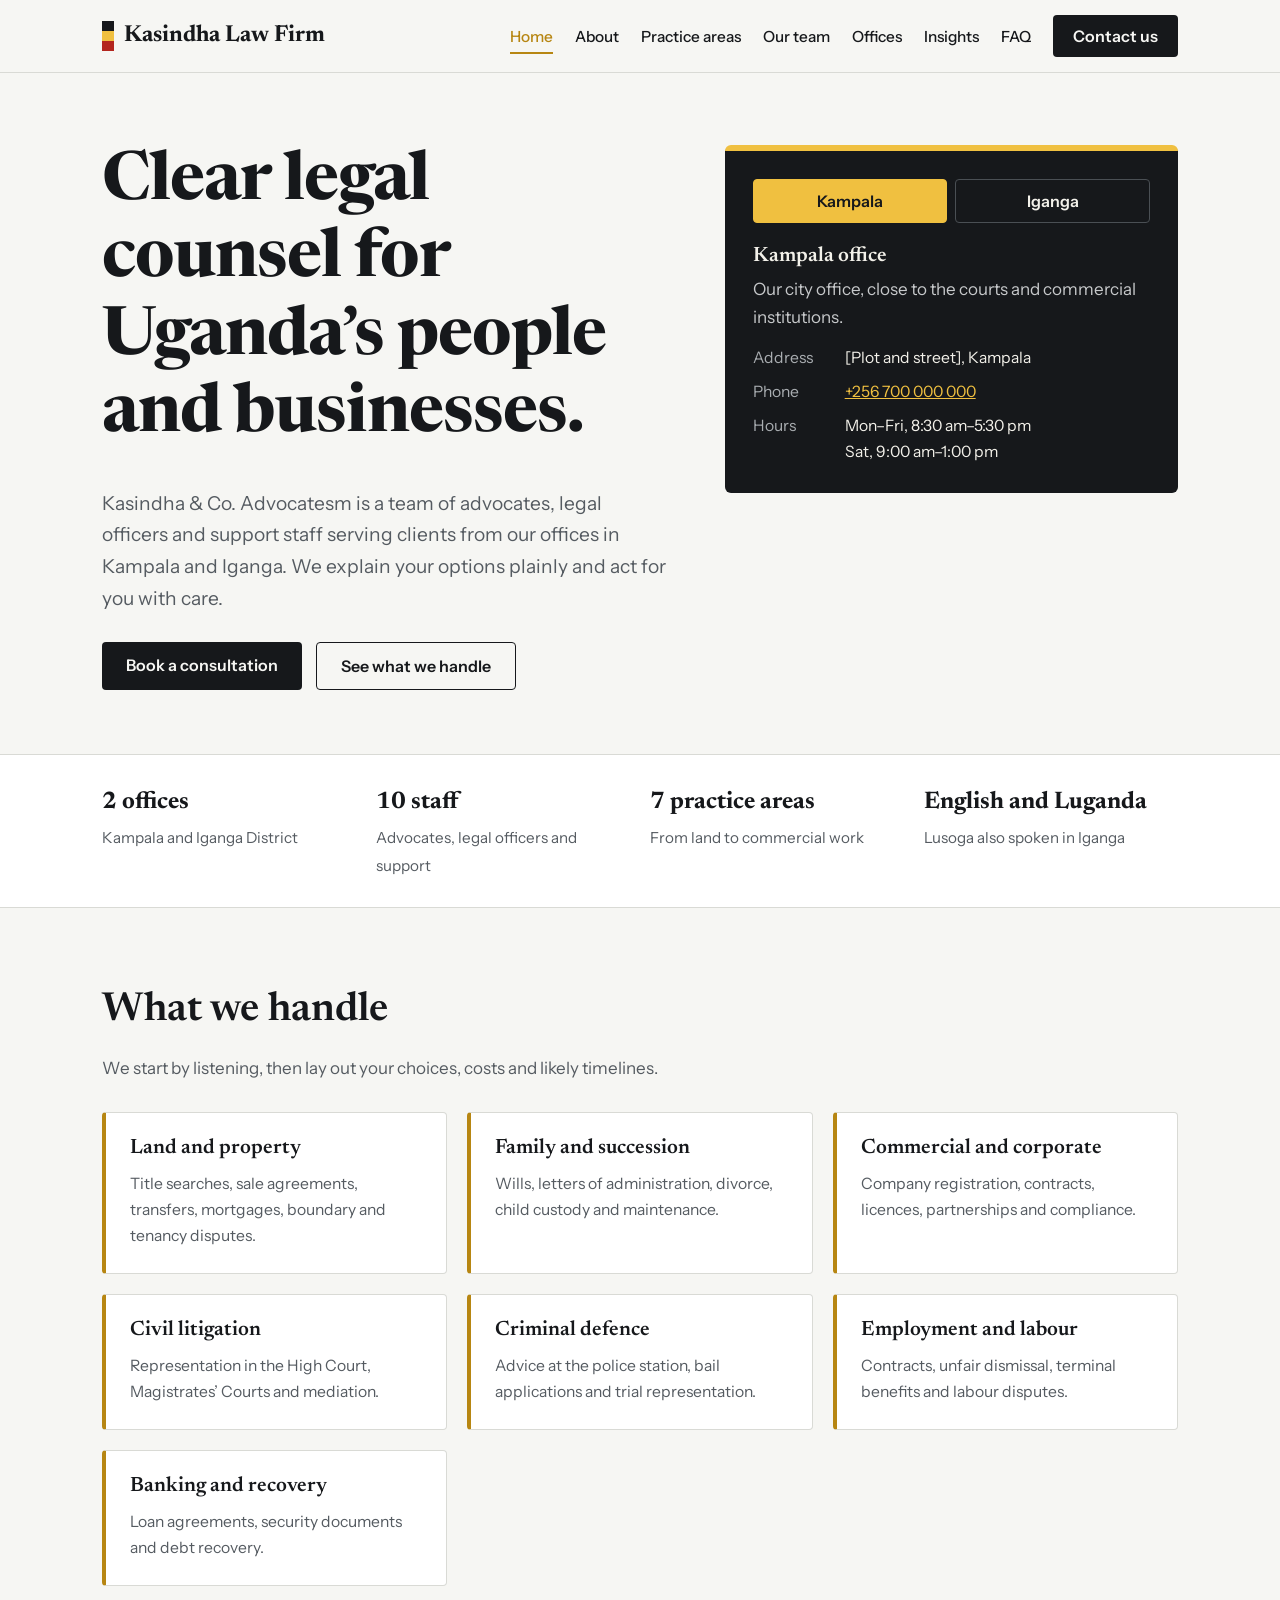
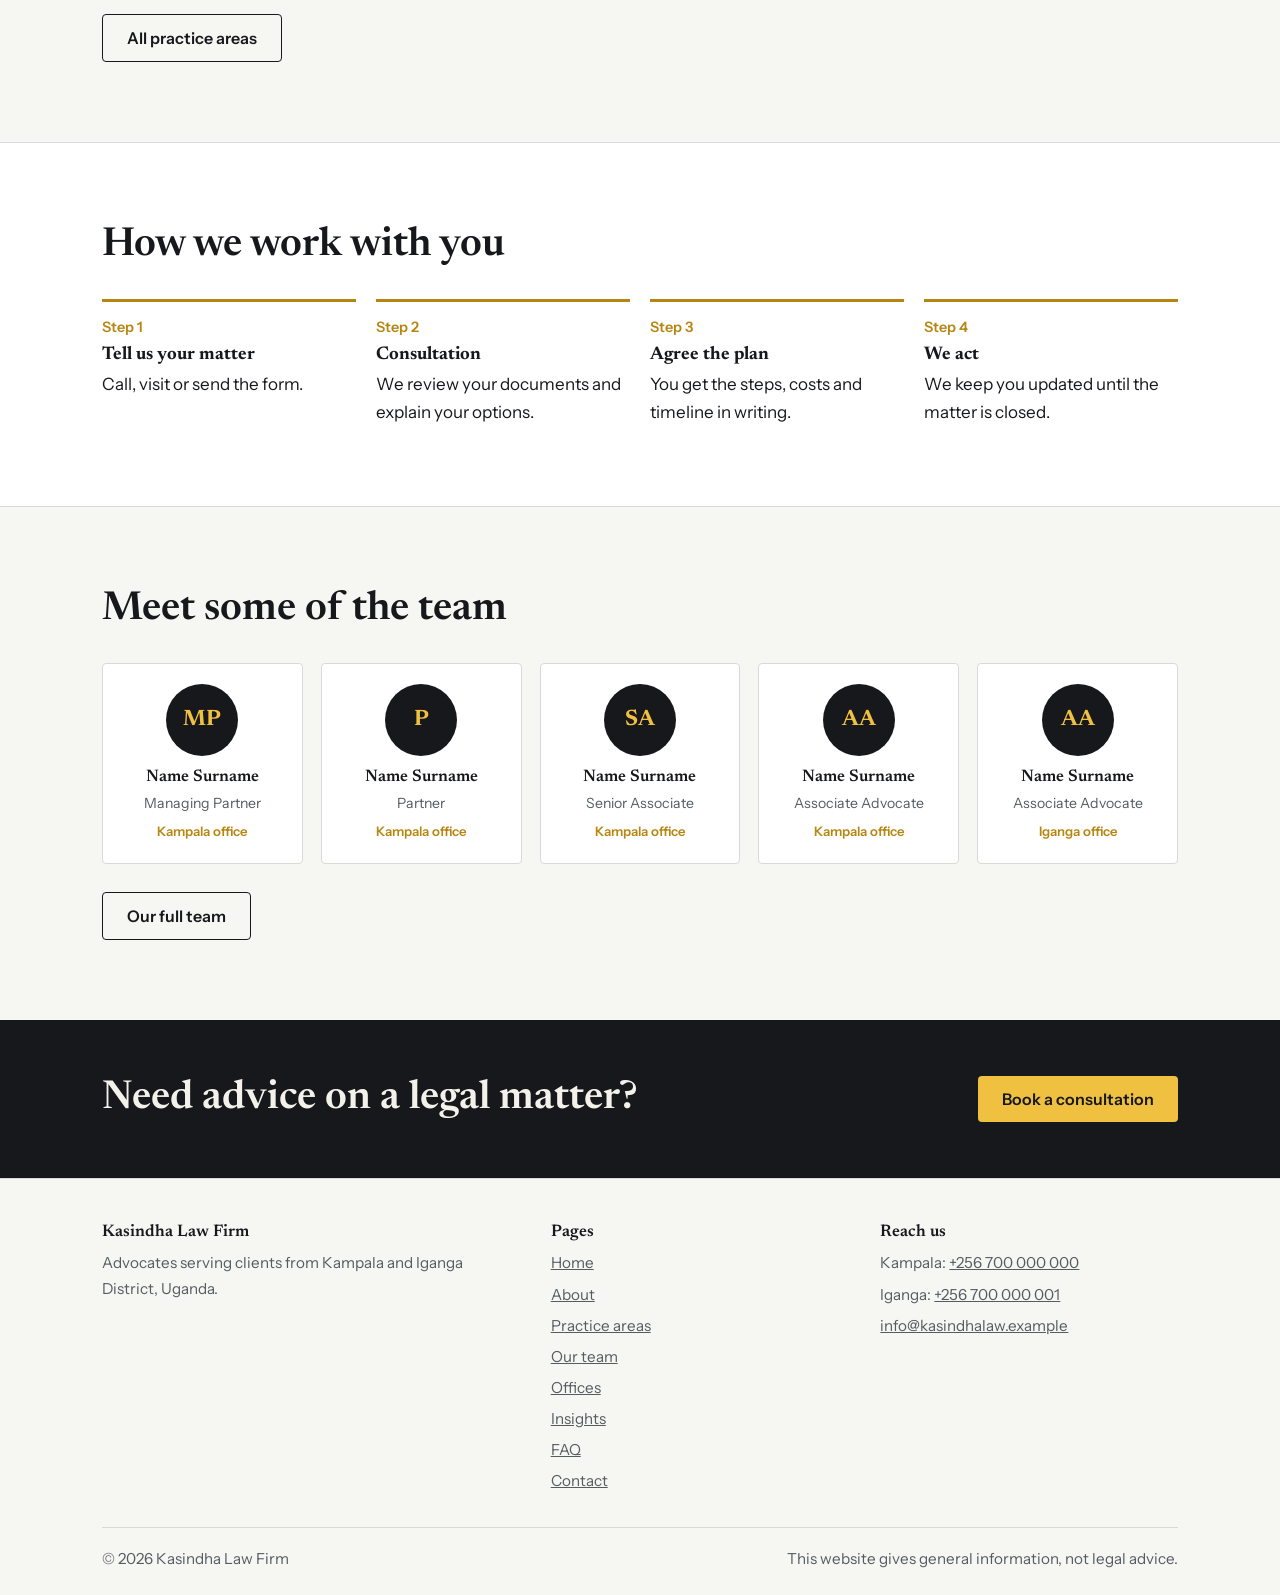
<file: index.html>
<!DOCTYPE html>
<html lang="en">
<head>
<meta charset="utf-8">
<meta name="viewport" content="width=device-width, initial-scale=1">
<title>Advocates in Kampala and Iganga | Kasindha Law Firm</title>
<meta name="description" content="Kasindha Law Firm is a Ugandan law firm with offices in Kampala and Iganga advising on land, family, business, criminal and civil matters.">
<link rel="preconnect" href="https://fonts.googleapis.com">
<link rel="preconnect" href="https://fonts.gstatic.com" crossorigin>
<link href="https://fonts.googleapis.com/css2?family=Newsreader:wght@400;600;700&family=Instrument+Sans:wght@400;500;600&display=swap" rel="stylesheet">
<link rel="stylesheet" href="style.css">
</head>
<body>
<div id="site-header"></div>
<main>

<section class="hero"><div class="wrap grid2"><div>
<h1>Clear legal counsel for Uganda’s people and businesses.</h1>
<p class="lead">Kasindha & Co. Advocatesm is a team of advocates, legal officers and support staff serving clients from our offices in Kampala and Iganga. We explain your options plainly and act for you with care.</p>
<div class="cta"><a class="btn" href="contact.html">Book a consultation</a><a class="btn alt" href="services.html">See what we handle</a></div></div>
<aside class="offices" aria-label="Our offices"><div class="tabs" role="tablist"><button role="tab" aria-selected="true" data-o="kampala">Kampala</button><button role="tab" aria-selected="false" data-o="iganga">Iganga</button></div>
<h3 id="o-title">Kampala office</h3><p id="o-desc" style="color:#c7c9cb;margin:0">Our city office, close to the courts and commercial institutions.</p>
<dl><dt>Address</dt><dd id="o-addr">[Plot and street], Kampala</dd><dt>Phone</dt><dd><a id="o-tel" href="tel:+256700000000">+256 700 000 000</a></dd><dt>Hours</dt><dd>Mon–Fri, 8:30 am–5:30 pm<br>Sat, 9:00 am–1:00 pm</dd></dl></aside></div></section>
<div class="strip"><div class="wrap"><div><b>2 offices</b><span>Kampala and Iganga District</span></div><div><b>10 staff</b><span>Advocates, legal officers and support</span></div><div><b>7 practice areas</b><span>From land to commercial work</span></div><div><b>English and Luganda</b><span>Lusoga also spoken in Iganga</span></div></div></div>
<section><div class="wrap"><h2>What we handle</h2><p class="muted">We start by listening, then lay out your choices, costs and likely timelines.</p><div class="areas"><div class="area"><h3>Land and property</h3><p>Title searches, sale agreements, transfers, mortgages, boundary and tenancy disputes.</p></div><div class="area"><h3>Family and succession</h3><p>Wills, letters of administration, divorce, child custody and maintenance.</p></div><div class="area"><h3>Commercial and corporate</h3><p>Company registration, contracts, licences, partnerships and compliance.</p></div><div class="area"><h3>Civil litigation</h3><p>Representation in the High Court, Magistrates’ Courts and mediation.</p></div><div class="area"><h3>Criminal defence</h3><p>Advice at the police station, bail applications and trial representation.</p></div><div class="area"><h3>Employment and labour</h3><p>Contracts, unfair dismissal, terminal benefits and labour disputes.</p></div><div class="area"><h3>Banking and recovery</h3><p>Loan agreements, security documents and debt recovery.</p></div></div><div class="cta"><a class="btn alt" href="services.html">All practice areas</a></div></div></section>
<section class="alt-bg"><div class="wrap"><h2>How we work with you</h2>
<ol class="steps"><li><strong>Tell us your matter</strong>Call, visit or send the form.</li><li><strong>Consultation</strong>We review your documents and explain your options.</li><li><strong>Agree the plan</strong>You get the steps, costs and timeline in writing.</li><li><strong>We act</strong>We keep you updated until the matter is closed.</li></ol></div></section>
<section><div class="wrap"><h2>Meet some of the team</h2><div class="team" id="teamGrid" data-limit="5"></div><div class="cta"><a class="btn alt" href="team.html">Our full team</a></div></div></section>
<div class="band"><div class="wrap"><h2 style="margin:0">Need advice on a legal matter?</h2><a class="btn" href="contact.html">Book a consultation</a></div></div>
</main>
<div id="site-footer"></div>
<script src="main.js"></script>
</body>
</html>
</file>
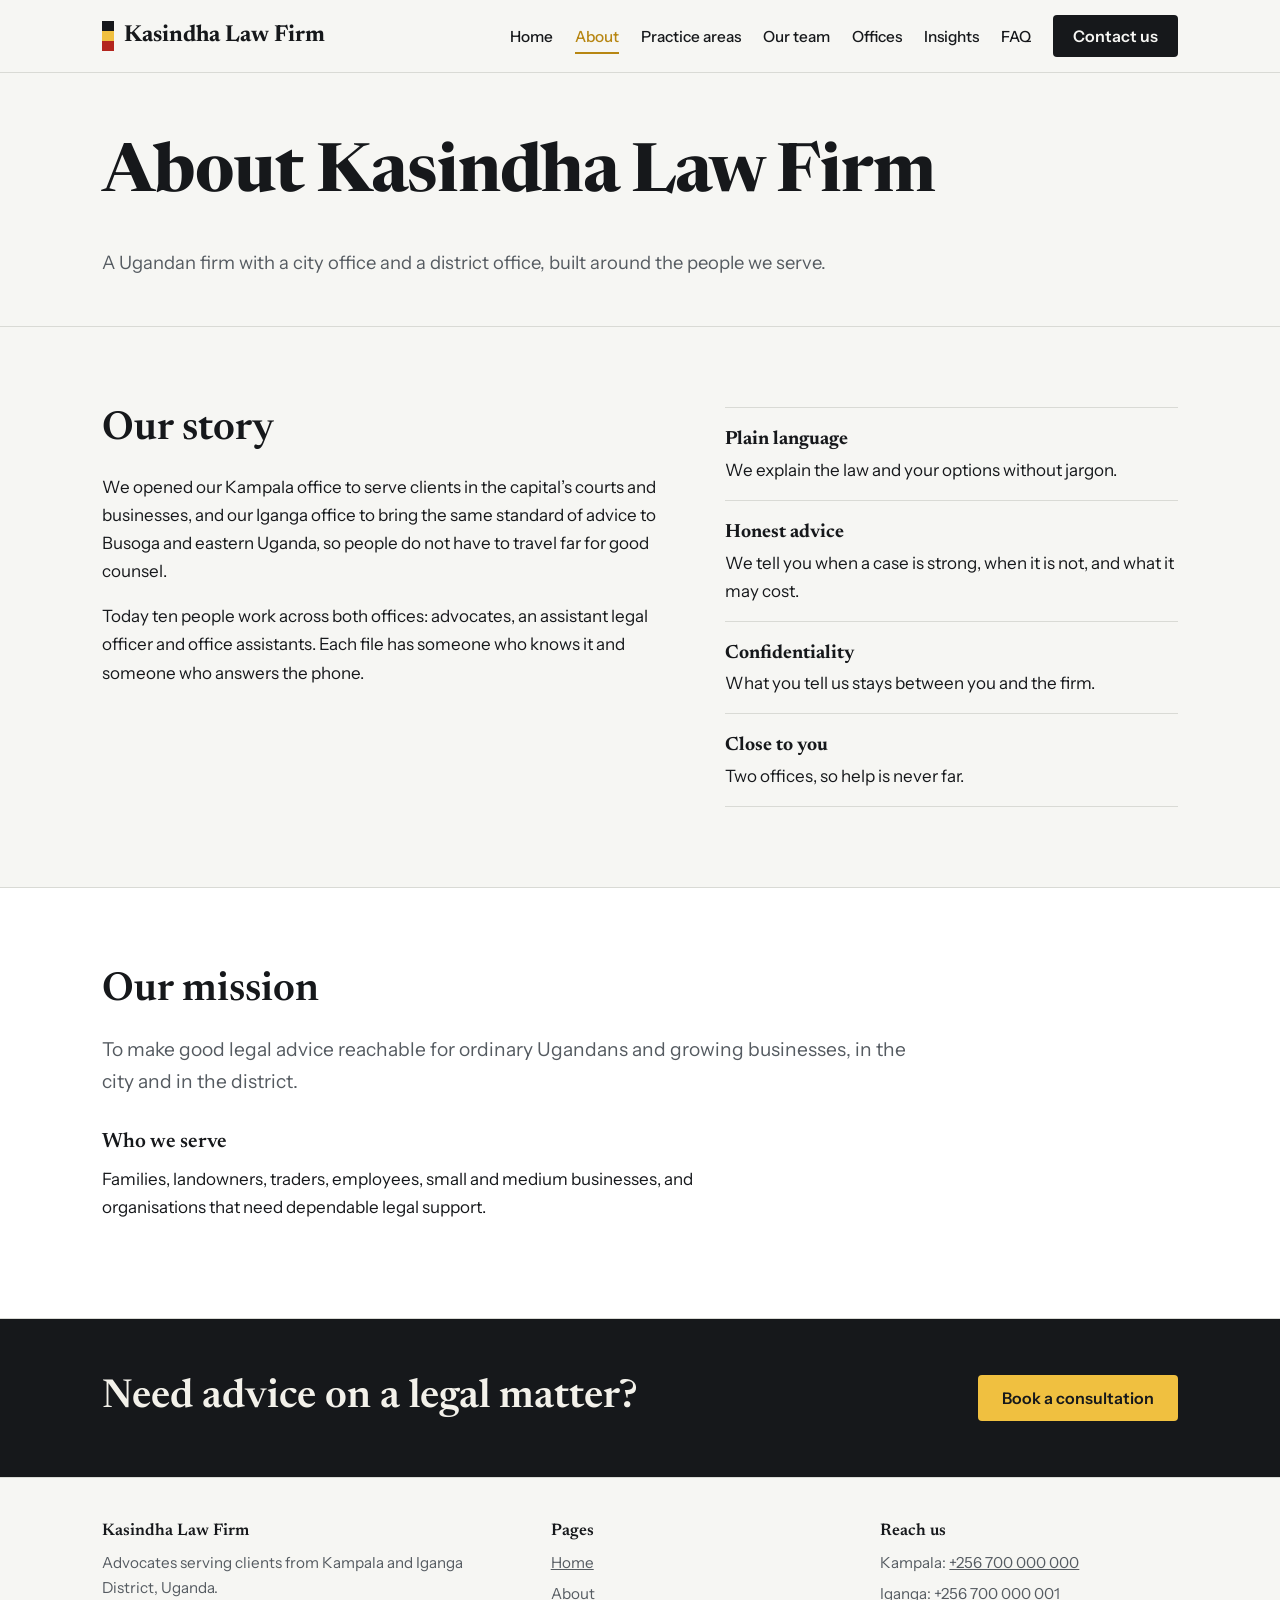
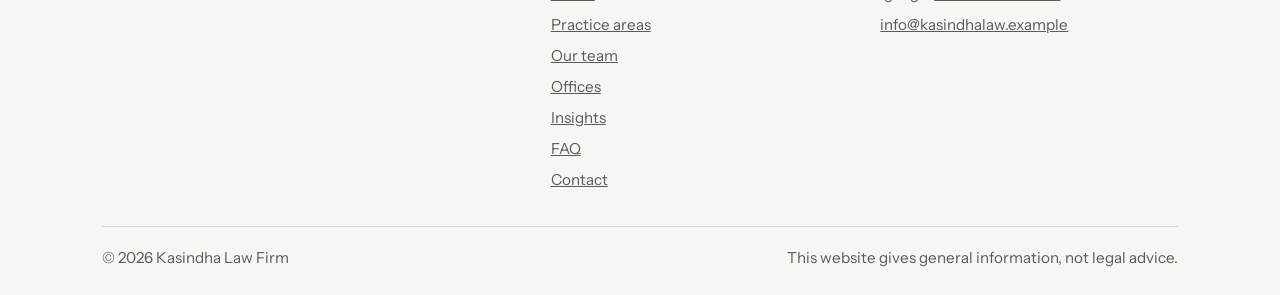
<file: about.html>
<!DOCTYPE html>
<html lang="en">
<head>
<meta charset="utf-8">
<meta name="viewport" content="width=device-width, initial-scale=1">
<title>About us | Kasindha Law Firm</title>
<meta name="description" content="About Kasindha Law Firm, a Ugandan law firm with offices in Kampala and Iganga.">
<link rel="preconnect" href="https://fonts.googleapis.com">
<link rel="preconnect" href="https://fonts.gstatic.com" crossorigin>
<link href="https://fonts.googleapis.com/css2?family=Newsreader:wght@400;600;700&family=Instrument+Sans:wght@400;500;600&display=swap" rel="stylesheet">
<link rel="stylesheet" href="style.css">
</head>
<body>
<div id="site-header"></div>
<main>
<div class="page-head"><div class="wrap"><h1>About Kasindha Law Firm</h1><p>A Ugandan firm with a city office and a district office, built around the people we serve.</p></div></div>
<section><div class="wrap grid2"><div><h2>Our story</h2>
<p>We opened our Kampala office to serve clients in the capital’s courts and businesses, and our Iganga office to bring the same standard of advice to Busoga and eastern Uganda, so people do not have to travel far for good counsel.</p>
<p>Today ten people work across both offices: advocates, an assistant legal officer and office assistants. Each file has someone who knows it and someone who answers the phone.</p></div>
<ul class="vals"><li><strong>Plain language</strong>We explain the law and your options without jargon.</li><li><strong>Honest advice</strong>We tell you when a case is strong, when it is not, and what it may cost.</li><li><strong>Confidentiality</strong>What you tell us stays between you and the firm.</li><li><strong>Close to you</strong>Two offices, so help is never far.</li></ul></div></section>
<section class="alt-bg"><div class="wrap"><h2>Our mission</h2><p class="lead">To make good legal advice reachable for ordinary Ugandans and growing businesses, in the city and in the district.</p>
<h3 style="margin-top:1.6em">Who we serve</h3><p>Families, landowners, traders, employees, small and medium businesses, and organisations that need dependable legal support.</p></div></section><div class="band"><div class="wrap"><h2 style="margin:0">Need advice on a legal matter?</h2><a class="btn" href="contact.html">Book a consultation</a></div></div>
</main>
<div id="site-footer"></div>
<script src="main.js"></script>
</body>
</html>
</file>
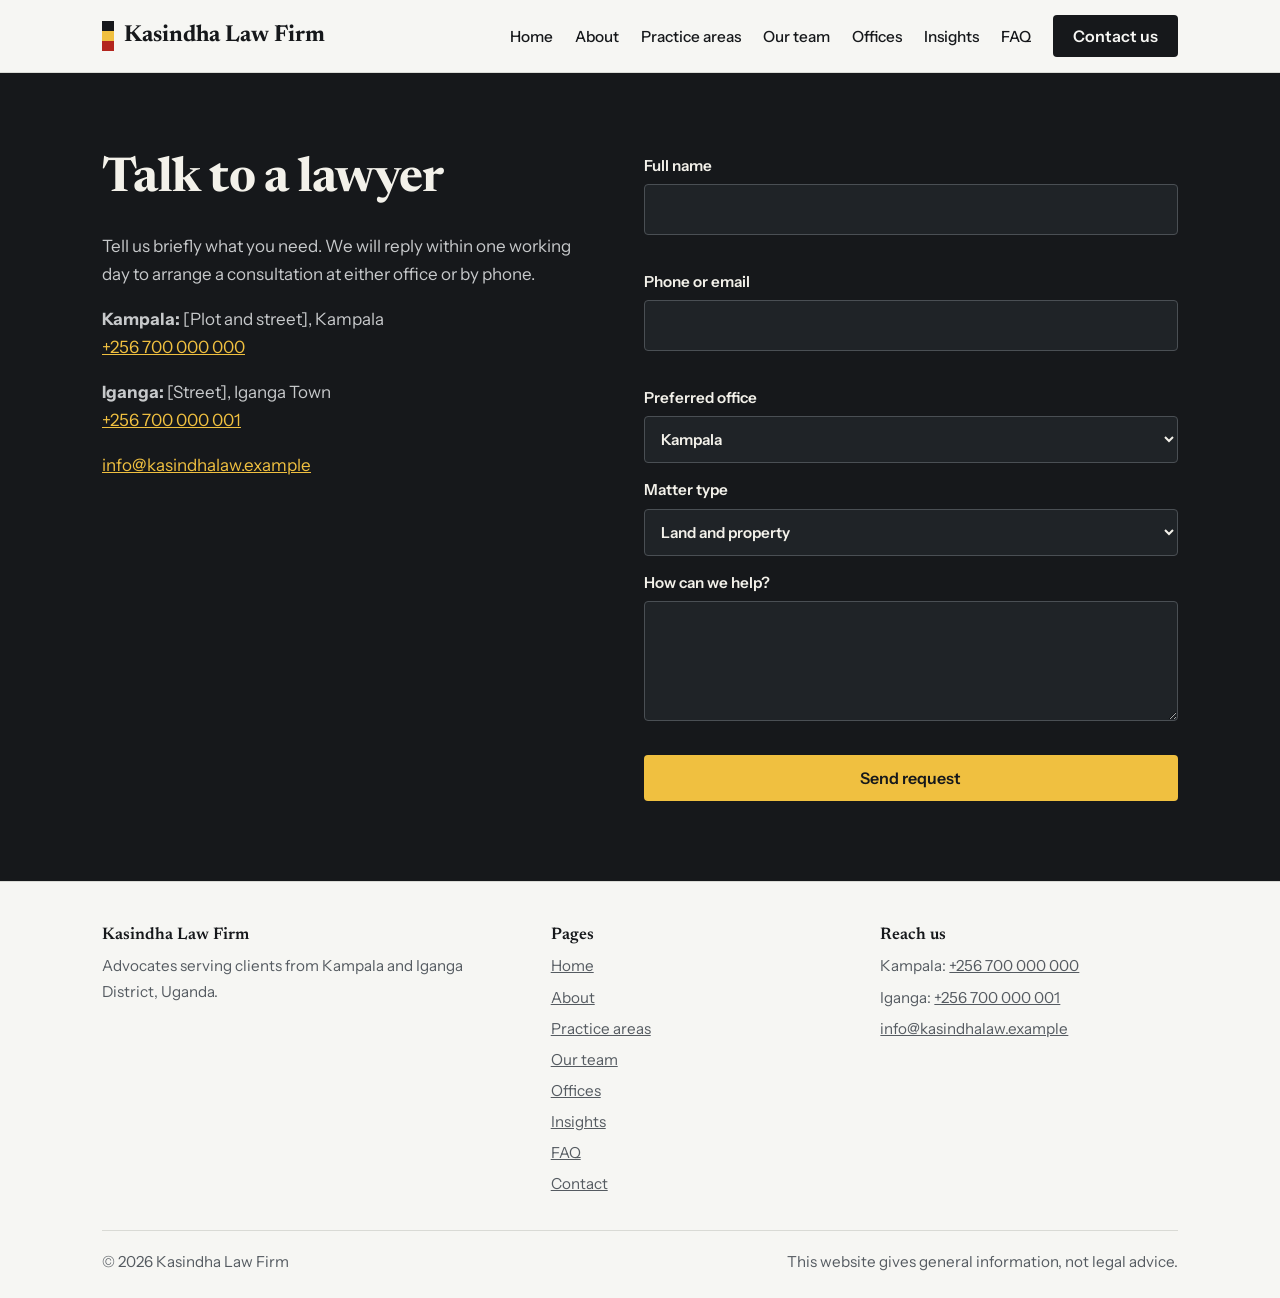
<file: contact.html>
<!DOCTYPE html>
<html lang="en">
<head>
<meta charset="utf-8">
<meta name="viewport" content="width=device-width, initial-scale=1">
<title>Contact | Kasindha Law Firm</title>
<meta name="description" content="Contact Kasindha Law Firm in Kampala or Iganga to book a consultation.">
<link rel="preconnect" href="https://fonts.googleapis.com">
<link rel="preconnect" href="https://fonts.gstatic.com" crossorigin>
<link href="https://fonts.googleapis.com/css2?family=Newsreader:wght@400;600;700&family=Instrument+Sans:wght@400;500;600&display=swap" rel="stylesheet">
<link rel="stylesheet" href="style.css">
</head>
<body>
<div id="site-header"></div>
<main>
<section class="contact" style="min-height:70vh"><div class="wrap grid2" style="grid-template-columns:1fr 1.1fr"><div><h1 style="font-size:clamp(2rem,4vw,3rem)">Talk to a lawyer</h1><p>Tell us briefly what you need. We will reply within one working day to arrange a consultation at either office or by phone.</p><p><strong>Kampala:</strong> [Plot and street], Kampala<br><a href="tel:+256700000000">+256 700 000 000</a></p><p><strong>Iganga:</strong> [Street], Iganga Town<br><a href="tel:+256700000001">+256 700 000 001</a></p><p><a href="mailto:info@kasindhalaw.example">info@kasindhalaw.example</a></p></div><div><form id="f" novalidate><label>Full name<input id="n" autocomplete="name"><span class="err" id="en"></span></label><label>Phone or email<input id="c"><span class="err" id="ec"></span></label><label>Preferred office<select id="of"><option>Kampala</option><option>Iganga</option><option>Phone call</option></select></label><label>Matter type<select id="m"><option>Land and property</option><option>Family and succession</option><option>Commercial and corporate</option><option>Civil litigation</option><option>Criminal defence</option><option>Employment and labour</option><option>Banking and recovery</option><option>Other</option></select></label><label>How can we help?<textarea id="t"></textarea><span class="err" id="et"></span></label><button class="btn" type="submit">Send request</button><div class="ok" id="ok" role="status"></div></form></div></div></section>
</main>
<div id="site-footer"></div>
<script src="main.js"></script>
</body>
</html>
</file>
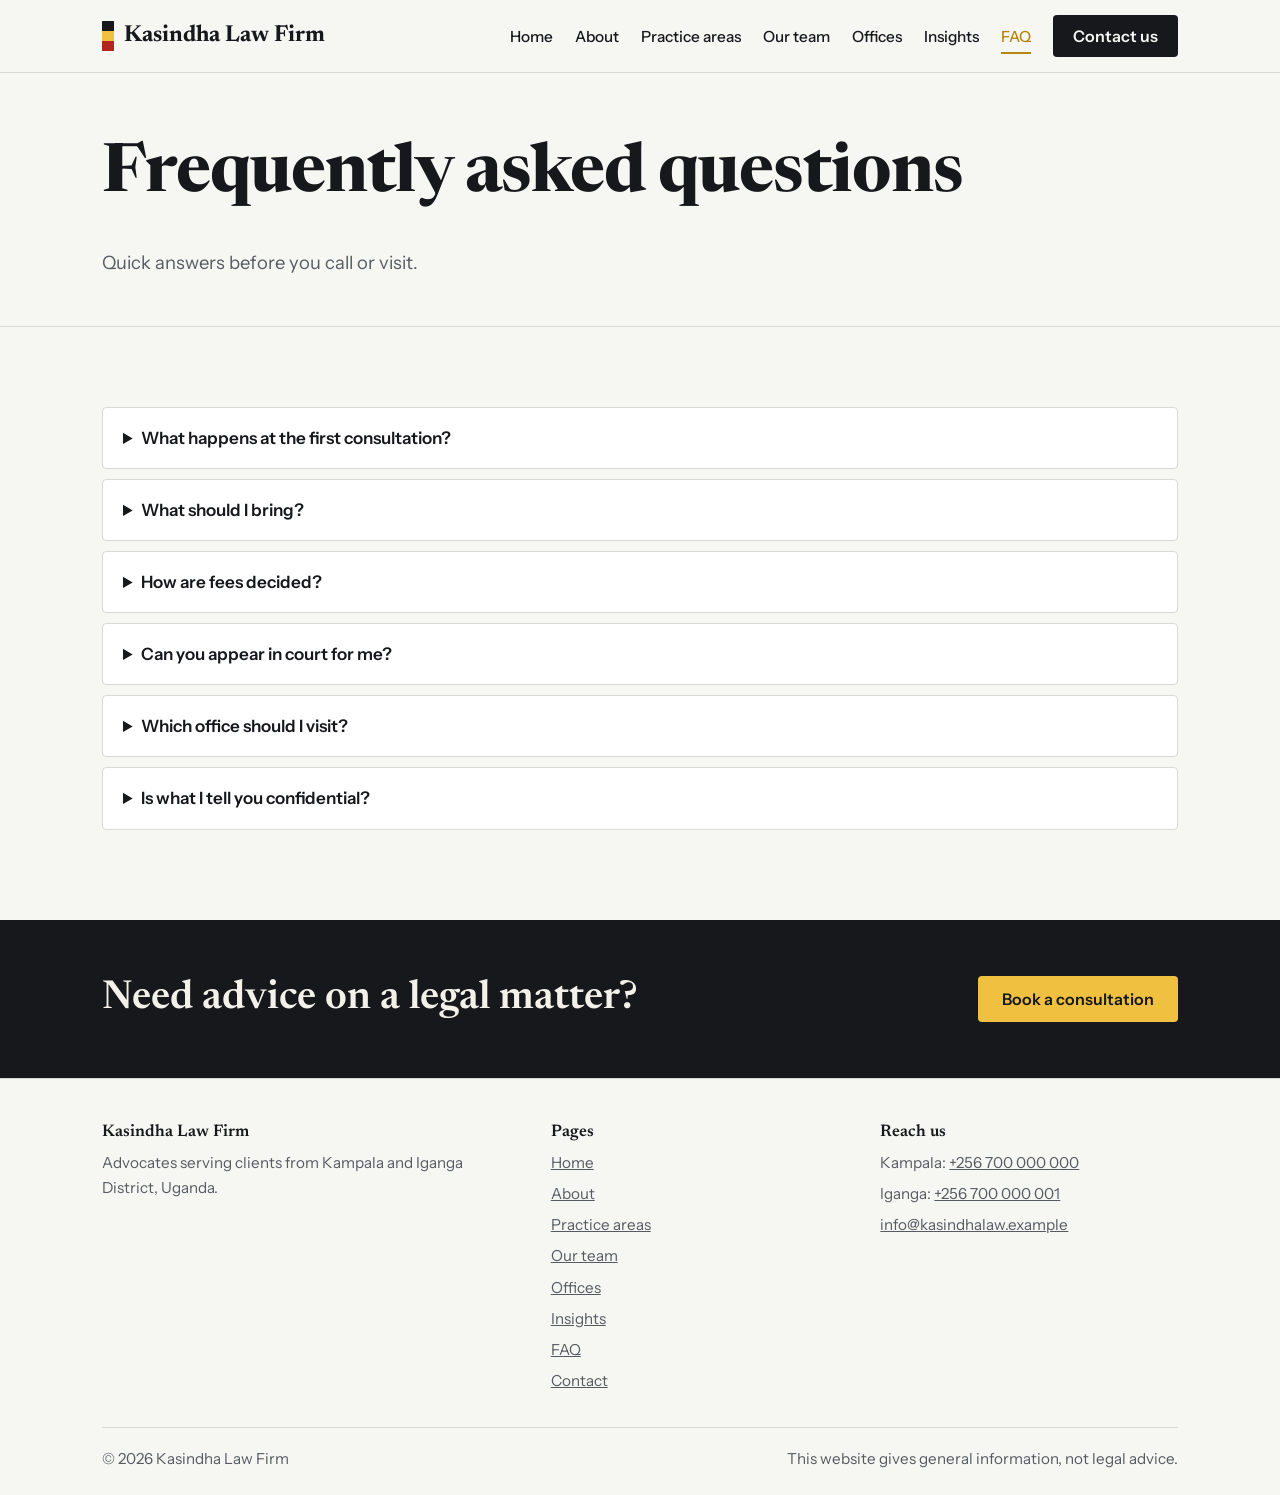
<file: faq.html>
<!DOCTYPE html>
<html lang="en">
<head>
<meta charset="utf-8">
<meta name="viewport" content="width=device-width, initial-scale=1">
<title>FAQ | Kasindha Law Firm</title>
<meta name="description" content="Frequently asked questions about working with Kasindha Law Firm.">
<link rel="preconnect" href="https://fonts.googleapis.com">
<link rel="preconnect" href="https://fonts.gstatic.com" crossorigin>
<link href="https://fonts.googleapis.com/css2?family=Newsreader:wght@400;600;700&family=Instrument+Sans:wght@400;500;600&display=swap" rel="stylesheet">
<link rel="stylesheet" href="style.css">
</head>
<body>
<div id="site-header"></div>
<main>
<div class="page-head"><div class="wrap"><h1>Frequently asked questions</h1><p>Quick answers before you call or visit.</p></div></div><section><div class="wrap faq"><details><summary>What happens at the first consultation?</summary><p>We listen, review any documents you bring and explain your options, likely steps and costs.</p></details><details><summary>What should I bring?</summary><p>Your national ID, any agreements, letters, court papers or titles related to the matter, and a list of questions.</p></details><details><summary>How are fees decided?</summary><p>Fees depend on the work involved. We explain them and put them in writing before we start.</p></details><details><summary>Can you appear in court for me?</summary><p>Yes. Our advocates represent clients in the High Court and the Magistrates’ Courts.</p></details><details><summary>Which office should I visit?</summary><p>Either. Both offices handle all practice areas, and we can transfer files between them.</p></details><details><summary>Is what I tell you confidential?</summary><p>Yes. We treat all client information as confidential.</p></details></div></section><div class="band"><div class="wrap"><h2 style="margin:0">Need advice on a legal matter?</h2><a class="btn" href="contact.html">Book a consultation</a></div></div>
</main>
<div id="site-footer"></div>
<script src="main.js"></script>
</body>
</html>
</file>
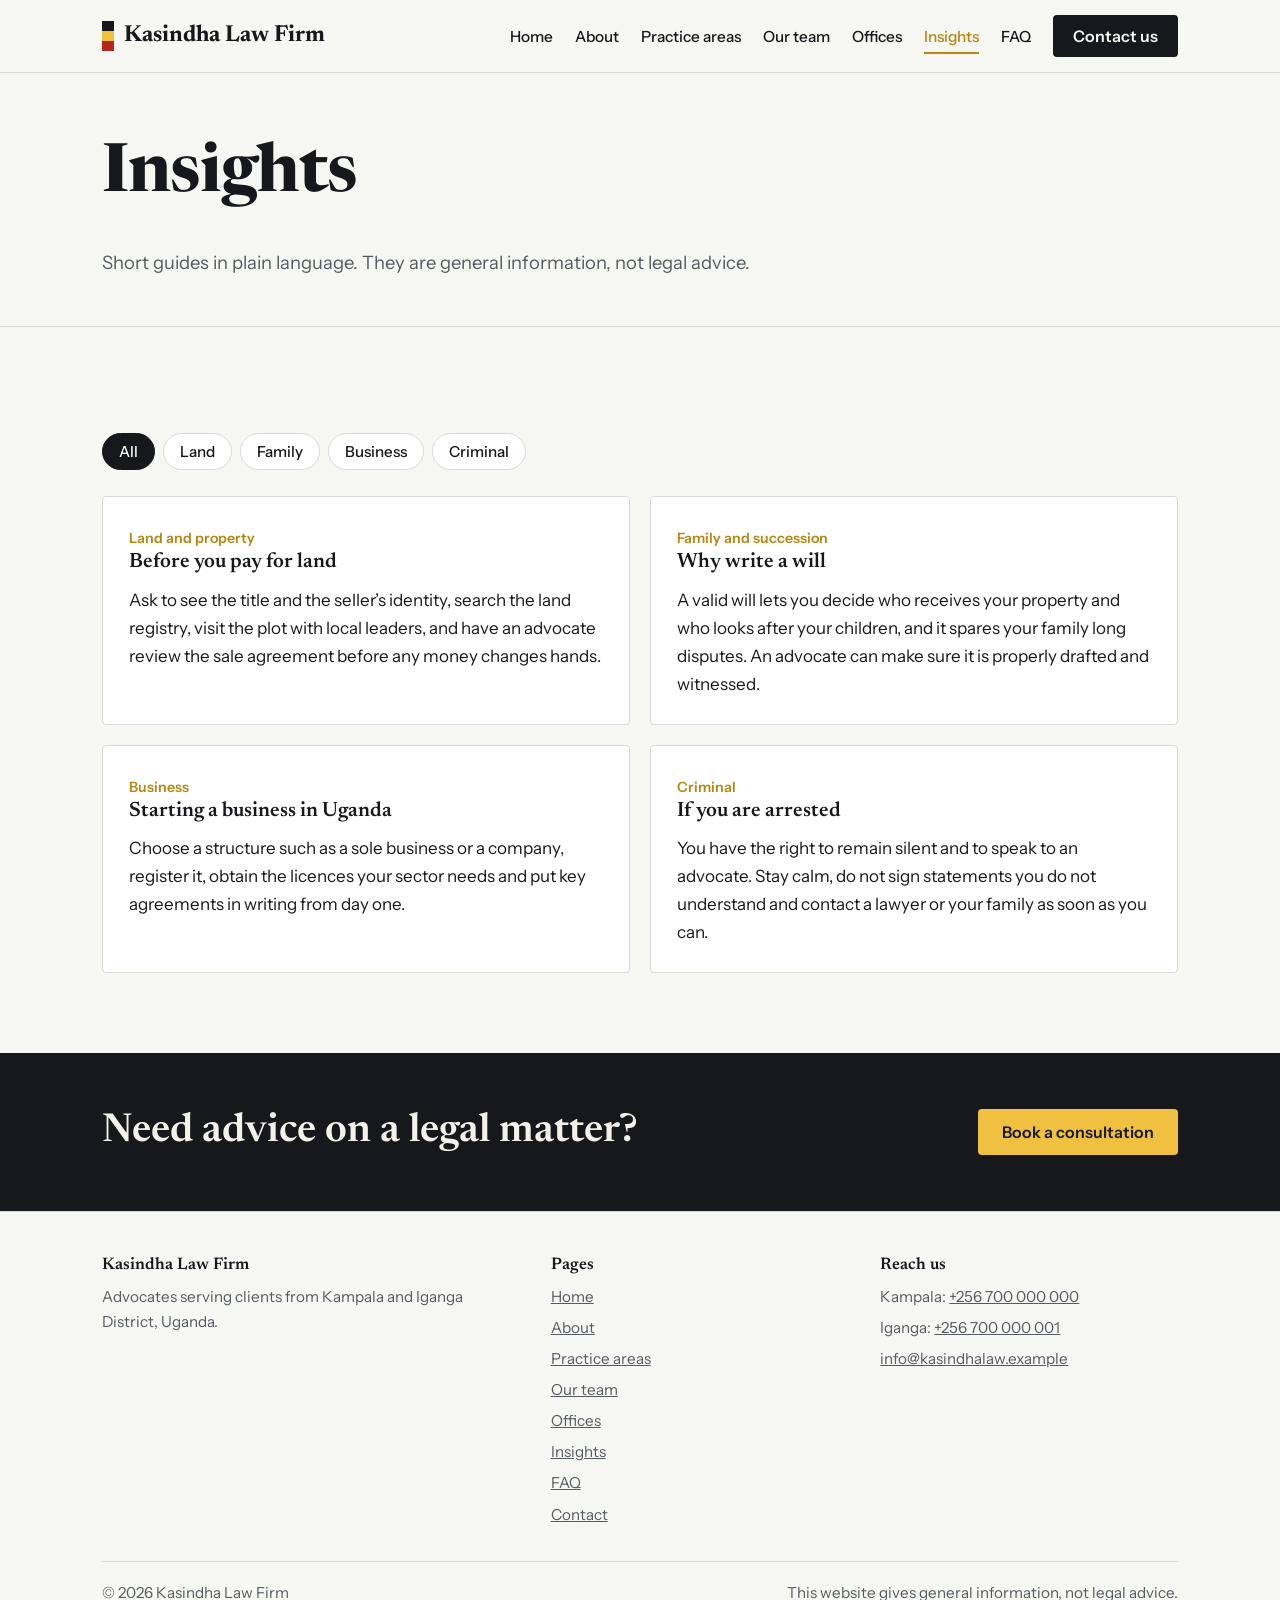
<file: news.html>
<!DOCTYPE html>
<html lang="en">
<head>
<meta charset="utf-8">
<meta name="viewport" content="width=device-width, initial-scale=1">
<title>Insights | Kasindha Law Firm</title>
<meta name="description" content="General legal information on land, family, business and criminal matters in Uganda.">
<link rel="preconnect" href="https://fonts.googleapis.com">
<link rel="preconnect" href="https://fonts.gstatic.com" crossorigin>
<link href="https://fonts.googleapis.com/css2?family=Newsreader:wght@400;600;700&family=Instrument+Sans:wght@400;500;600&display=swap" rel="stylesheet">
<link rel="stylesheet" href="style.css">
</head>
<body>
<div id="site-header"></div>
<main>
<div class="page-head"><div class="wrap"><h1>Insights</h1><p>Short guides in plain language. They are general information, not legal advice.</p></div></div><section><div class="wrap"><div class="filters"><button data-c="all" aria-pressed="true">All</button><button data-c="land" aria-pressed="false">Land</button><button data-c="family" aria-pressed="false">Family</button><button data-c="business" aria-pressed="false">Business</button><button data-c="criminal" aria-pressed="false">Criminal</button></div><div class="news"><article class="post" data-c="land"><small>Land and property</small><h3>Before you pay for land</h3><p style="margin:0">Ask to see the title and the seller’s identity, search the land registry, visit the plot with local leaders, and have an advocate review the sale agreement before any money changes hands.</p></article><article class="post" data-c="family"><small>Family and succession</small><h3>Why write a will</h3><p style="margin:0">A valid will lets you decide who receives your property and who looks after your children, and it spares your family long disputes. An advocate can make sure it is properly drafted and witnessed.</p></article><article class="post" data-c="business"><small>Business</small><h3>Starting a business in Uganda</h3><p style="margin:0">Choose a structure such as a sole business or a company, register it, obtain the licences your sector needs and put key agreements in writing from day one.</p></article><article class="post" data-c="criminal"><small>Criminal</small><h3>If you are arrested</h3><p style="margin:0">You have the right to remain silent and to speak to an advocate. Stay calm, do not sign statements you do not understand and contact a lawyer or your family as soon as you can.</p></article></div></div></section><div class="band"><div class="wrap"><h2 style="margin:0">Need advice on a legal matter?</h2><a class="btn" href="contact.html">Book a consultation</a></div></div>
</main>
<div id="site-footer"></div>
<script src="main.js"></script>
</body>
</html>
</file>
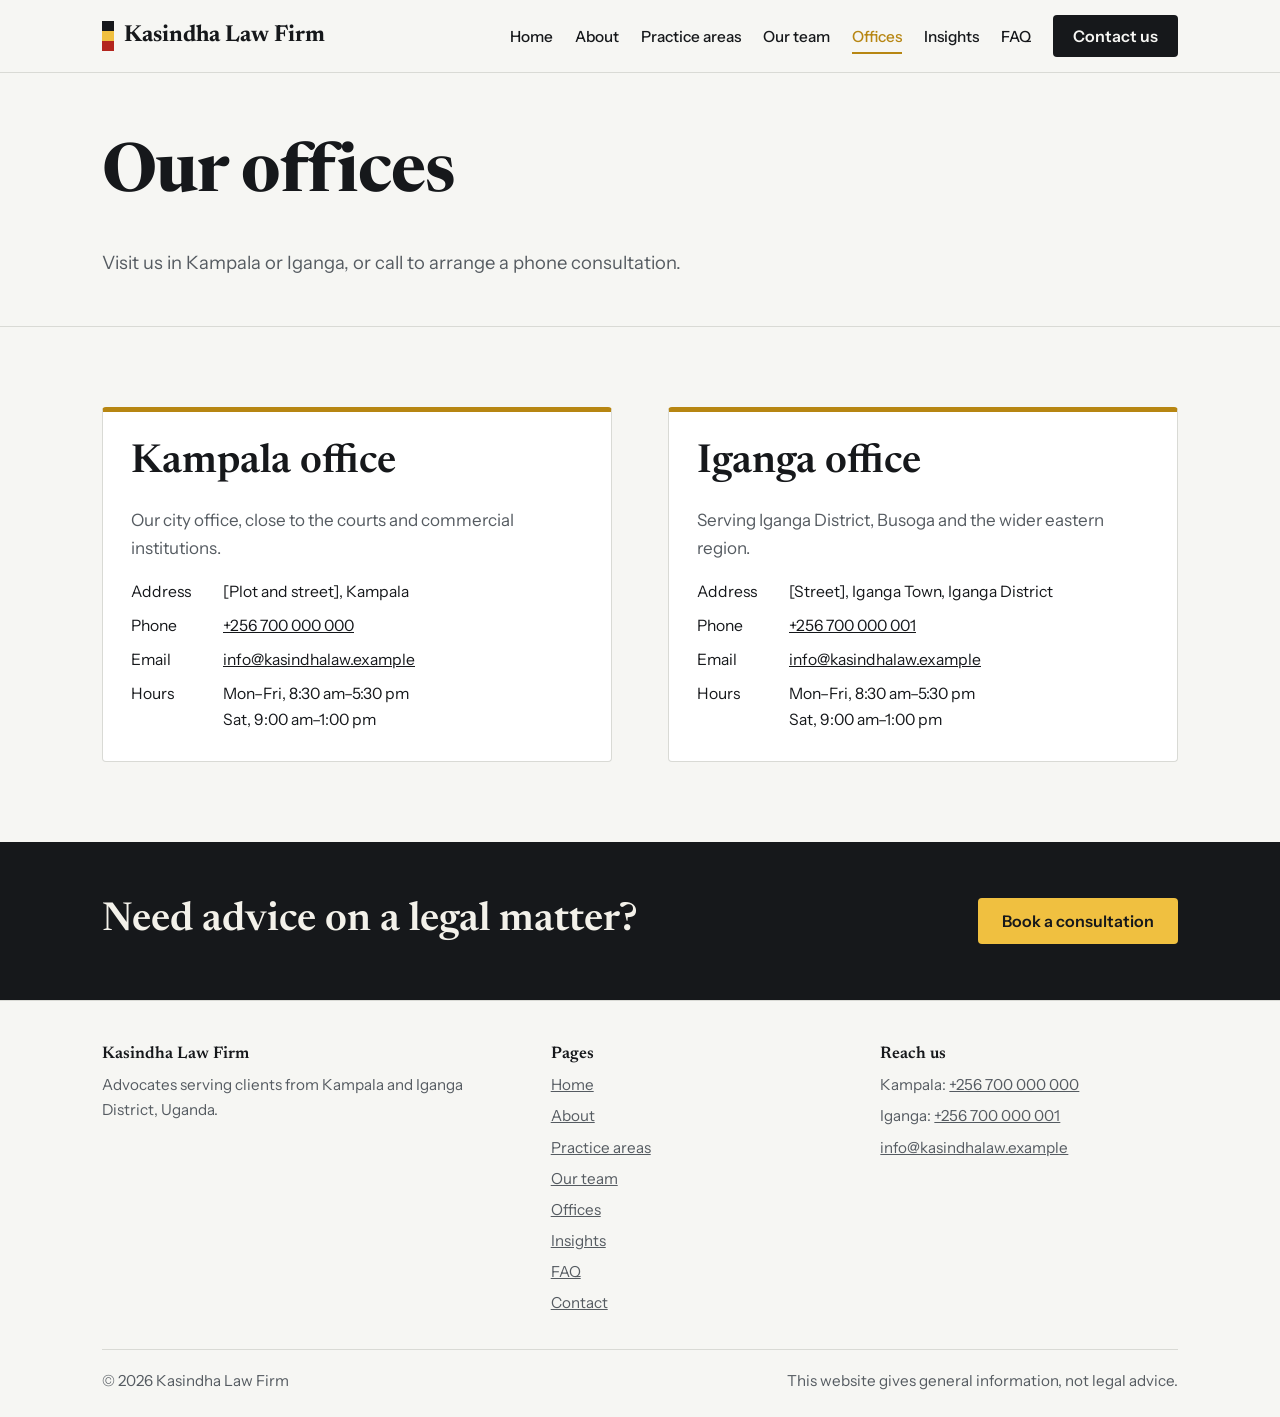
<file: offices.html>
<!DOCTYPE html>
<html lang="en">
<head>
<meta charset="utf-8">
<meta name="viewport" content="width=device-width, initial-scale=1">
<title>Our offices | Kasindha Law Firm</title>
<meta name="description" content="Kasindha Law Firm offices in Kampala and Iganga District, Uganda.">
<link rel="preconnect" href="https://fonts.googleapis.com">
<link rel="preconnect" href="https://fonts.gstatic.com" crossorigin>
<link href="https://fonts.googleapis.com/css2?family=Newsreader:wght@400;600;700&family=Instrument+Sans:wght@400;500;600&display=swap" rel="stylesheet">
<link rel="stylesheet" href="style.css">
</head>
<body>
<div id="site-header"></div>
<main>
<div class="page-head"><div class="wrap"><h1>Our offices</h1><p>Visit us in Kampala or Iganga, or call to arrange a phone consultation.</p></div></div><section><div class="wrap grid2" style="grid-template-columns:1fr 1fr"><div class="office-card"><h2>Kampala office</h2><p class="muted">Our city office, close to the courts and commercial institutions.</p><dl><dt>Address</dt><dd>[Plot and street], Kampala</dd><dt>Phone</dt><dd><a href="tel:+256700000000">+256 700 000 000</a></dd><dt>Email</dt><dd><a href="mailto:info@kasindhalaw.example">info@kasindhalaw.example</a></dd><dt>Hours</dt><dd>Mon–Fri, 8:30 am–5:30 pm<br>Sat, 9:00 am–1:00 pm</dd></dl></div><div class="office-card"><h2>Iganga office</h2><p class="muted">Serving Iganga District, Busoga and the wider eastern region.</p><dl><dt>Address</dt><dd>[Street], Iganga Town, Iganga District</dd><dt>Phone</dt><dd><a href="tel:+256700000001">+256 700 000 001</a></dd><dt>Email</dt><dd><a href="mailto:info@kasindhalaw.example">info@kasindhalaw.example</a></dd><dt>Hours</dt><dd>Mon–Fri, 8:30 am–5:30 pm<br>Sat, 9:00 am–1:00 pm</dd></dl></div></div></section><div class="band"><div class="wrap"><h2 style="margin:0">Need advice on a legal matter?</h2><a class="btn" href="contact.html">Book a consultation</a></div></div>
</main>
<div id="site-footer"></div>
<script src="main.js"></script>
</body>
</html>
</file>
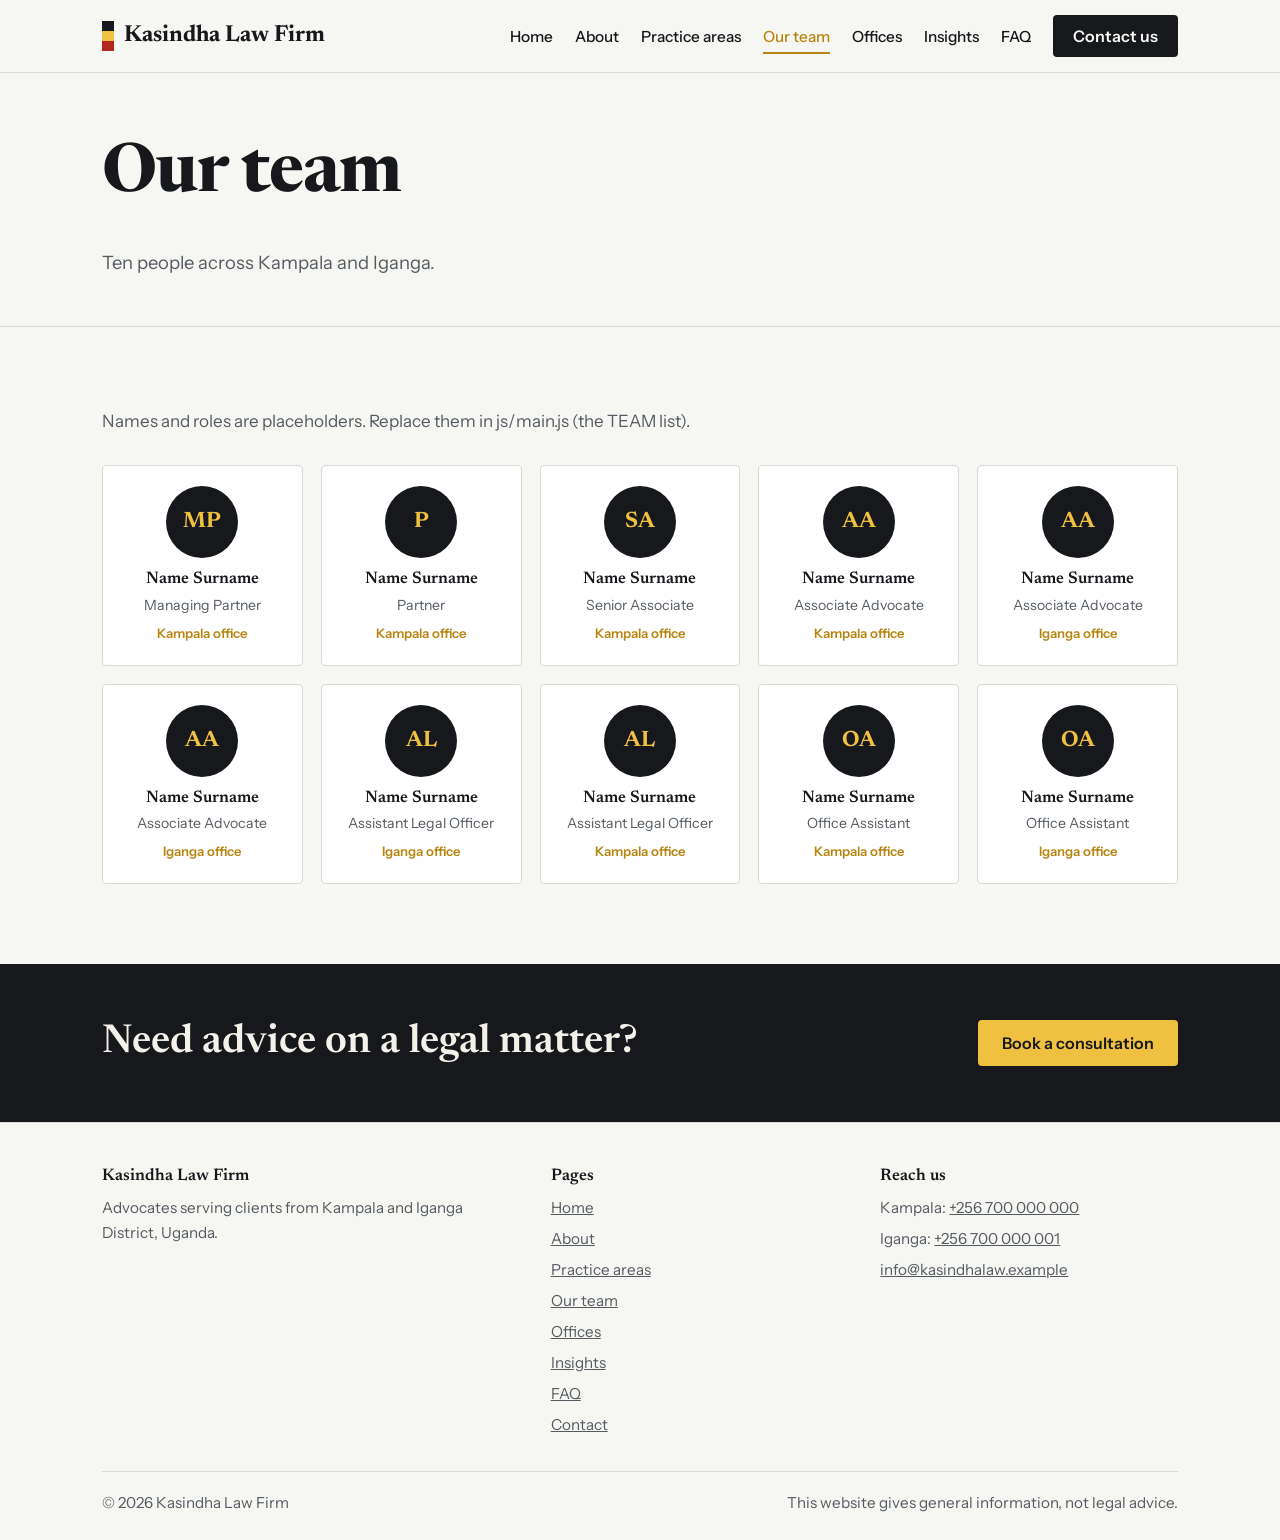
<file: team.html>
<!DOCTYPE html>
<html lang="en">
<head>
<meta charset="utf-8">
<meta name="viewport" content="width=device-width, initial-scale=1">
<title>Our team | Kasindha Law Firm</title>
<meta name="description" content="Meet the advocates, assistant legal officers and office staff at Kasindha Law Firm.">
<link rel="preconnect" href="https://fonts.googleapis.com">
<link rel="preconnect" href="https://fonts.gstatic.com" crossorigin>
<link href="https://fonts.googleapis.com/css2?family=Newsreader:wght@400;600;700&family=Instrument+Sans:wght@400;500;600&display=swap" rel="stylesheet">
<link rel="stylesheet" href="style.css">
</head>
<body>
<div id="site-header"></div>
<main>
<div class="page-head"><div class="wrap"><h1>Our team</h1><p>Ten people across Kampala and Iganga.</p></div></div><section><div class="wrap"><p class="muted">Names and roles are placeholders. Replace them in js/main.js (the TEAM list).</p><div class="team" id="teamGrid"></div></div></section><div class="band"><div class="wrap"><h2 style="margin:0">Need advice on a legal matter?</h2><a class="btn" href="contact.html">Book a consultation</a></div></div>
</main>
<div id="site-footer"></div>
<script src="main.js"></script>
</body>
</html>
</file>
<file: style.css>
/* Kasindha Law Firm - shared styles for every page */
:root{--ink:#16181b;--paper:#f6f6f3;--card:#fff;--muted:#555b61;--line:#d9dad5;--gold:#b78612;--gold-bg:#f0c040;--red:#b3261e;--dark:#16181b;--on-dark:#f3f1ea;color-scheme:light}
@media (prefers-color-scheme:dark){:root:not([data-theme="light"]){--ink:#eeece6;--paper:#121416;--card:#1b1e21;--muted:#a3a8ad;--line:#2f3337;--gold:#e0b03a;--dark:#0b0c0d;--red:#e5594f;color-scheme:dark}}
*{box-sizing:border-box}
html{scroll-behavior:smooth;scroll-padding-top:80px}
body{margin:0;background:var(--paper);color:var(--ink);font:400 1.0625rem/1.65 "Instrument Sans",system-ui,sans-serif}
h1,h2,h3{font-family:"Newsreader",Georgia,serif;line-height:1.15;margin:0 0 .5em;font-weight:600}
h1{font-size:clamp(2.3rem,6vw,4.2rem);font-weight:700;letter-spacing:-.015em}
h2{font-size:clamp(1.8rem,3.6vw,2.5rem)}h3{font-size:1.3rem}
p{margin:0 0 1em;max-width:62ch}a{color:inherit}
.wrap{max-width:1120px;margin:0 auto;padding:0 22px}
section{padding:80px 0}
.alt-bg{background:var(--card);border-block:1px solid var(--line)}
:focus-visible{outline:3px solid var(--gold);outline-offset:3px}
.muted{color:var(--muted)}
/* header */
header{position:sticky;top:0;z-index:50;background:var(--paper);border-bottom:1px solid var(--line)}
.bar{display:flex;align-items:center;justify-content:space-between;height:72px}
.logo{font-family:"Newsreader",serif;font-weight:700;font-size:1.45rem;text-decoration:none;display:flex;align-items:center;gap:10px}
.logo i{width:12px;height:30px;background:linear-gradient(var(--ink) 33%,var(--gold-bg) 33% 66%,var(--red) 66%)}
nav ul{display:flex;gap:22px;list-style:none;margin:0;padding:0;align-items:center}
nav a{text-decoration:none;font-weight:500;font-size:.96rem;padding:6px 0}
nav a:hover,nav a[aria-current="page"]{color:var(--gold);border-bottom:2px solid var(--gold)}
nav a.btn,nav a.btn:hover{border:0;color:var(--paper);padding:11px 20px}
nav a.btn:hover{background:var(--gold);color:#16181b}
#menu{display:none;background:none;border:1.5px solid var(--line);border-radius:4px;padding:8px 14px;color:var(--ink);font:600 .95rem "Instrument Sans",sans-serif;cursor:pointer}
.btn{display:inline-block;background:var(--ink);color:var(--paper);padding:13px 24px;border-radius:4px;text-decoration:none;font:600 1rem "Instrument Sans",sans-serif;border:0;cursor:pointer}
.btn:hover{background:var(--gold);color:#16181b}
.btn.alt{background:transparent;color:var(--ink);border:1.5px solid var(--ink)}
.btn.alt:hover{background:var(--ink);color:var(--paper)}
.cta{display:flex;gap:14px;flex-wrap:wrap;margin-top:28px}
/* page heading for inner pages */
.page-head{padding:64px 0 48px;border-bottom:1px solid var(--line)}
.page-head p{font-size:1.15rem;color:var(--muted);margin:0}
/* home hero */
.hero{padding:72px 0 64px}
.grid2{display:grid;grid-template-columns:1.25fr 1fr;gap:56px;align-items:start}
.lead{font-size:1.2rem;color:var(--muted)}
.offices{background:var(--dark);color:var(--on-dark);border-radius:6px;padding:28px;border-top:6px solid var(--gold-bg)}
.tabs{display:flex;gap:8px;margin-bottom:22px}
.tabs button{flex:1;background:transparent;color:var(--on-dark);border:1.5px solid #4a4f54;padding:11px;border-radius:4px;font:600 1rem "Instrument Sans",sans-serif;cursor:pointer}
.tabs button[aria-selected="true"]{background:var(--gold-bg);color:#16181b;border-color:var(--gold-bg)}
.offices h3{color:var(--on-dark);margin-bottom:.3em}
.offices dl,.office-card dl{margin:14px 0 0;display:grid;grid-template-columns:80px 1fr;gap:8px 12px;font-size:.98rem}
.offices dt{color:#a9adb1}.offices dd,.office-card dd{margin:0}.offices a{color:var(--gold-bg)}
.strip{border-block:1px solid var(--line);background:var(--card)}
.strip .wrap{display:grid;grid-template-columns:repeat(4,1fr);gap:20px;padding-block:28px}
.strip b{display:block;font-family:"Newsreader",serif;font-size:1.5rem}.strip span{color:var(--muted);font-size:.95rem}
/* cards */
.areas{display:grid;grid-template-columns:repeat(3,1fr);gap:20px;margin-top:30px}
.area{background:var(--card);border:1px solid var(--line);border-left:4px solid var(--gold);padding:24px;border-radius:4px}
.area p{color:var(--muted);margin:0;font-size:.98rem}
.area ul{margin:12px 0 0;padding-left:1.1em;color:var(--muted);font-size:.95rem}
.vals{list-style:none;margin:0;padding:0}
.vals li{padding:16px 0;border-bottom:1px solid var(--line)}.vals li:first-child{border-top:1px solid var(--line)}
.vals strong{display:block;font-family:"Newsreader",serif;font-size:1.2rem}
.steps{counter-reset:s;list-style:none;margin:30px 0 0;padding:0;display:grid;grid-template-columns:repeat(4,1fr);gap:20px}
.steps li{counter-increment:s;border-top:3px solid var(--gold);padding-top:14px}
.steps li::before{content:"Step " counter(s);display:block;font-weight:600;color:var(--gold);font-size:.9rem}
.steps strong{font-family:"Newsreader",serif;font-size:1.15rem;display:block}
.team{display:grid;grid-template-columns:repeat(5,1fr);gap:18px;margin-top:30px}
.person{background:var(--card);border:1px solid var(--line);border-radius:4px;padding:20px 16px;text-align:center}
.av{width:72px;height:72px;border-radius:50%;background:var(--dark);color:var(--gold-bg);display:grid;place-items:center;margin:0 auto 12px;font:700 1.4rem "Newsreader",serif}
.person h3{font-size:1.05rem;margin:0}.person p{margin:.3em auto 0;font-size:.88rem;color:var(--muted)}
.person small{display:block;color:var(--gold);font-weight:600;margin-top:6px;font-size:.82rem}
.filters{display:flex;gap:8px;flex-wrap:wrap;margin:26px 0}
.filters button{background:var(--card);color:var(--ink);border:1.5px solid var(--line);padding:8px 16px;border-radius:99px;font:500 .95rem "Instrument Sans",sans-serif;cursor:pointer}
.filters button[aria-pressed="true"]{background:var(--ink);color:var(--paper);border-color:var(--ink)}
.news{display:grid;grid-template-columns:repeat(2,1fr);gap:20px}
.post{background:var(--card);border:1px solid var(--line);border-radius:4px;padding:26px}
.post small{color:var(--gold);font-weight:600}
.post[hidden]{display:none}
.office-card{background:var(--card);border:1px solid var(--line);border-top:5px solid var(--gold);padding:28px;border-radius:4px}
.faq details{background:var(--card);border:1px solid var(--line);border-radius:4px;margin-bottom:10px;padding:0 20px}
.faq summary{cursor:pointer;font-weight:600;padding:16px 0}
.faq details[open] summary{color:var(--gold)}
.note{border-left:4px solid var(--red);padding:12px 18px;background:var(--card);margin-top:28px;font-size:.95rem;color:var(--muted)}
/* contact + cta band */
.contact{background:var(--dark);color:var(--on-dark)}.contact h2{color:var(--on-dark)}.contact p{color:#c7c9cb}.contact a{color:var(--gold-bg)}
.band{background:var(--dark);color:var(--on-dark);padding:56px 0}.band h2{color:var(--on-dark)}.band .wrap{display:flex;justify-content:space-between;align-items:center;gap:24px;flex-wrap:wrap}
.band .btn{background:var(--gold-bg);color:#16181b}.band .btn:hover{background:#fff}
form{display:grid;gap:14px}
label{font-weight:600;font-size:.95rem;display:grid;gap:6px}
input,select,textarea{font:inherit;padding:12px;border-radius:4px;border:1.5px solid #4a4f54;background:#1f2327;color:var(--on-dark);width:100%}
textarea{min-height:120px;resize:vertical}
.err{color:#ff8a80;font-size:.88rem;min-height:1em;font-weight:400}
.ok{background:#16351f;border:1px solid #2f7a45;padding:16px;border-radius:4px;color:#d7f5df;display:none}
.contact .btn{background:var(--gold-bg);color:#16181b}.contact .btn:hover{background:#fff}
footer{background:var(--paper);border-top:1px solid var(--line);padding:44px 0 24px;font-size:.95rem;color:var(--muted)}
.fgrid{display:grid;grid-template-columns:1.4fr 1fr 1fr;gap:32px}
footer h3{font-size:1.05rem;color:var(--ink)}footer ul{list-style:none;margin:0;padding:0}footer li{margin-bottom:6px}
.legal{border-top:1px solid var(--line);margin-top:28px;padding-top:18px;display:flex;justify-content:space-between;gap:12px;flex-wrap:wrap}
.hero .grid2>div:first-child{animation:in .8s ease both}
@keyframes in{from{opacity:0;transform:translateY(14px)}to{opacity:1;transform:none}}
@media (prefers-reduced-motion:reduce){*{animation:none!important;scroll-behavior:auto!important}}
@media (max-width:900px){
#menu{display:block}
nav{display:none;position:absolute;left:0;right:0;top:72px;background:var(--paper);border-bottom:1px solid var(--line);padding:12px 22px 20px}
nav.open{display:block}nav ul{flex-direction:column;align-items:flex-start;gap:14px}
.grid2,.fgrid{grid-template-columns:1fr;gap:36px}
.areas,.news{grid-template-columns:1fr 1fr}.team{grid-template-columns:repeat(2,1fr)}
.strip .wrap,.steps{grid-template-columns:1fr 1fr}section{padding:56px 0}}
@media (max-width:560px){.areas,.news,.steps{grid-template-columns:1fr}}
</file>
